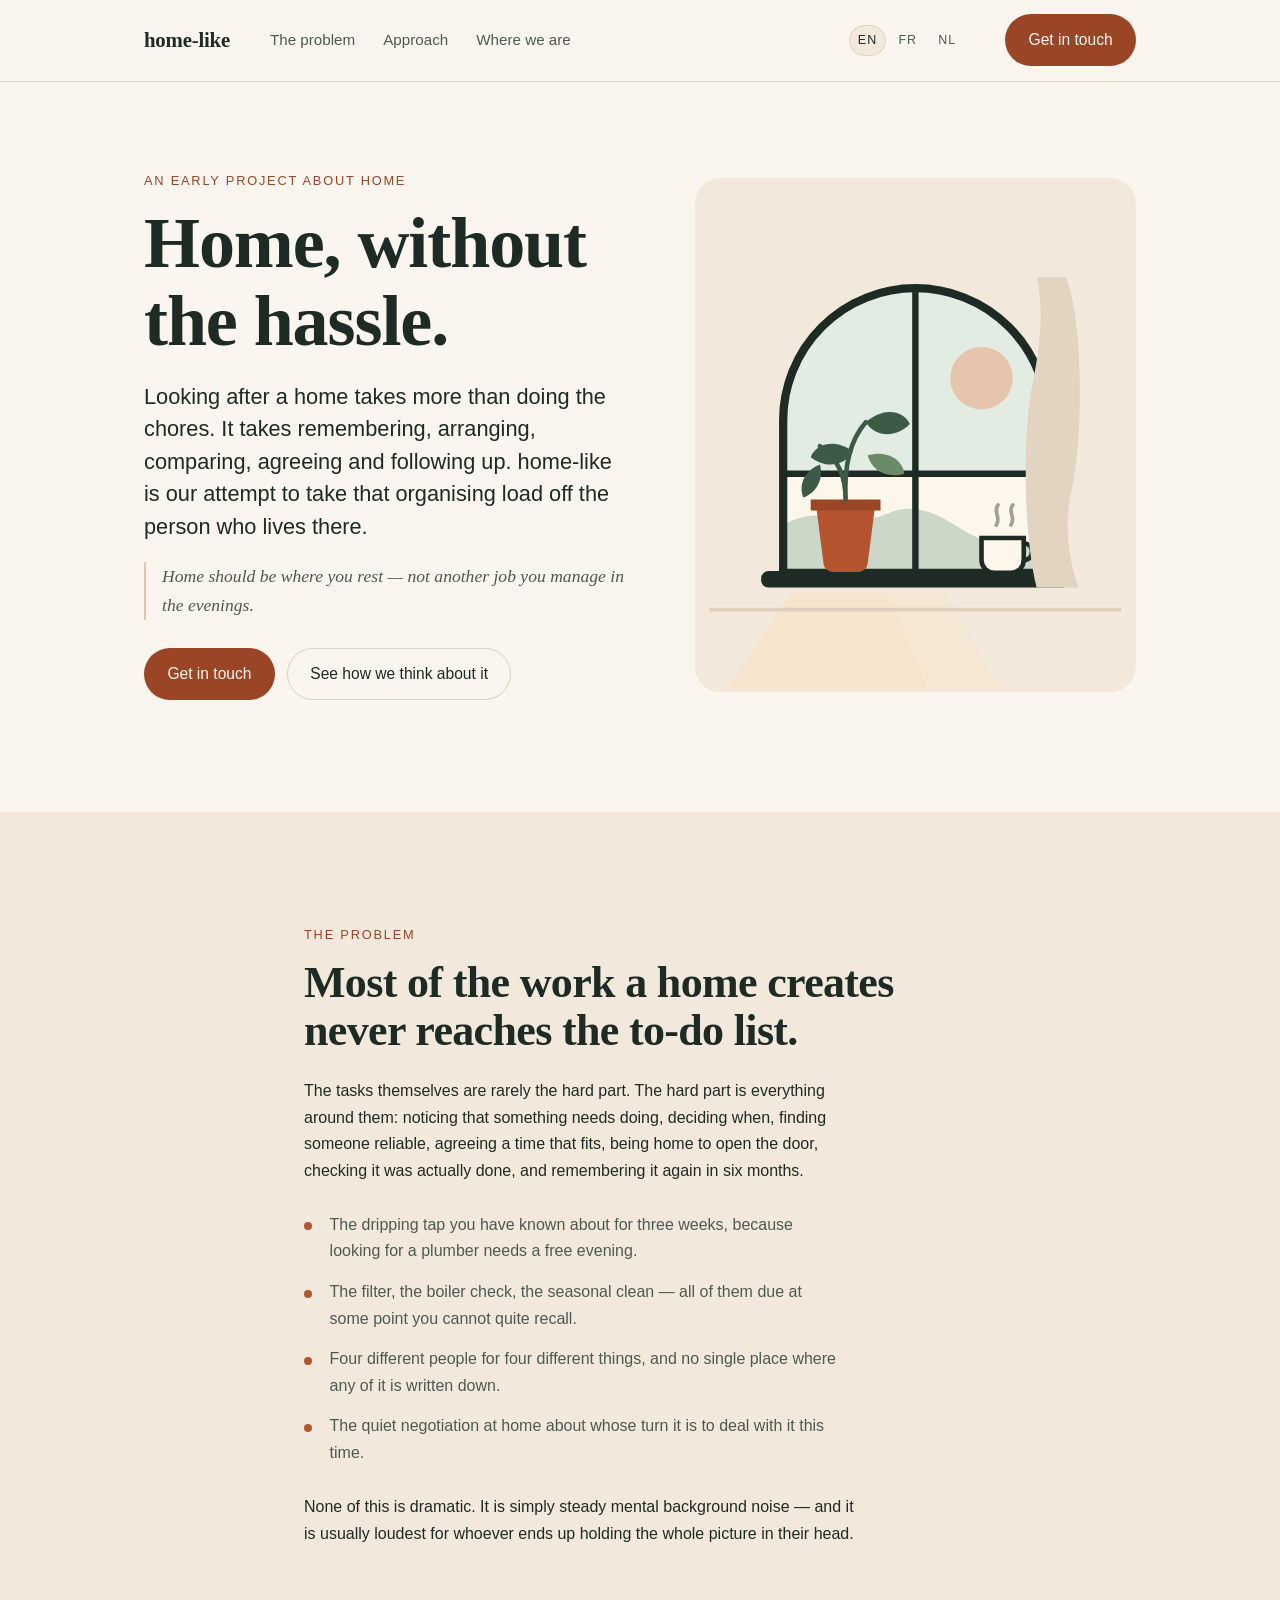
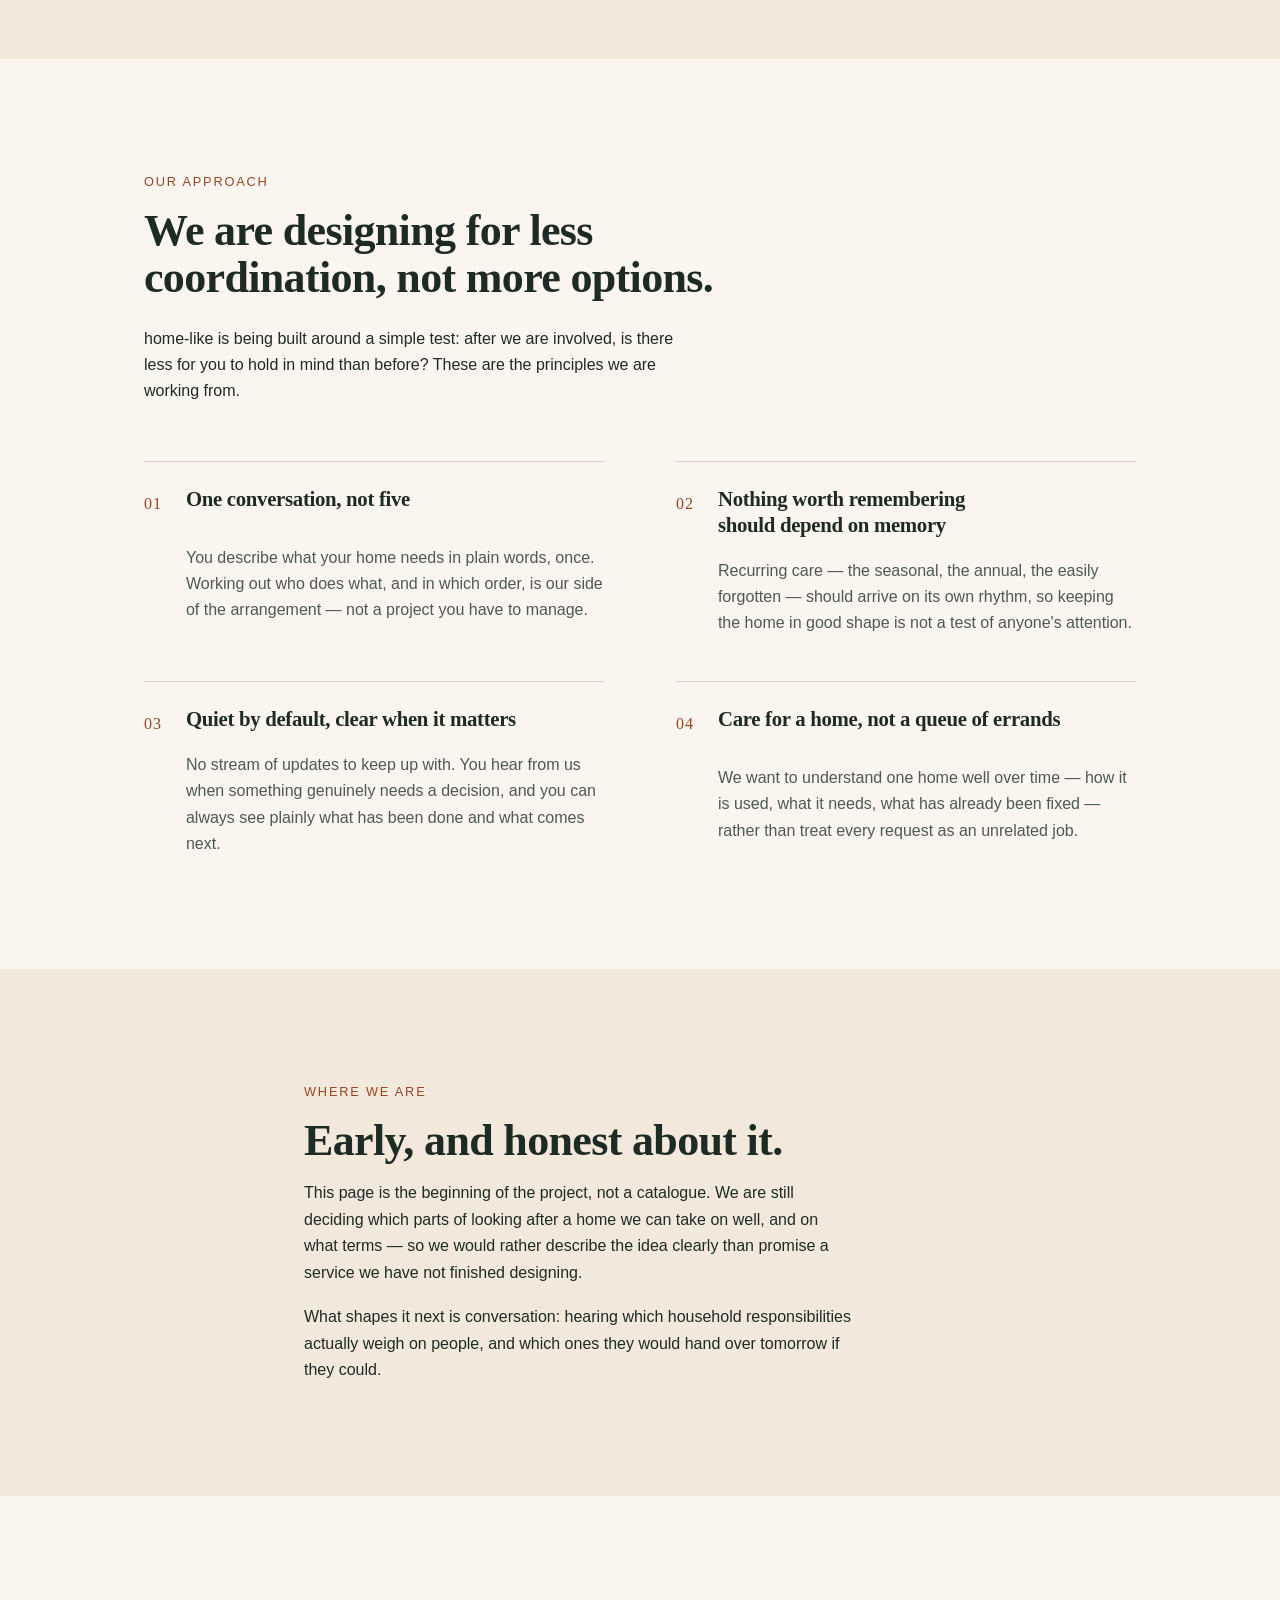
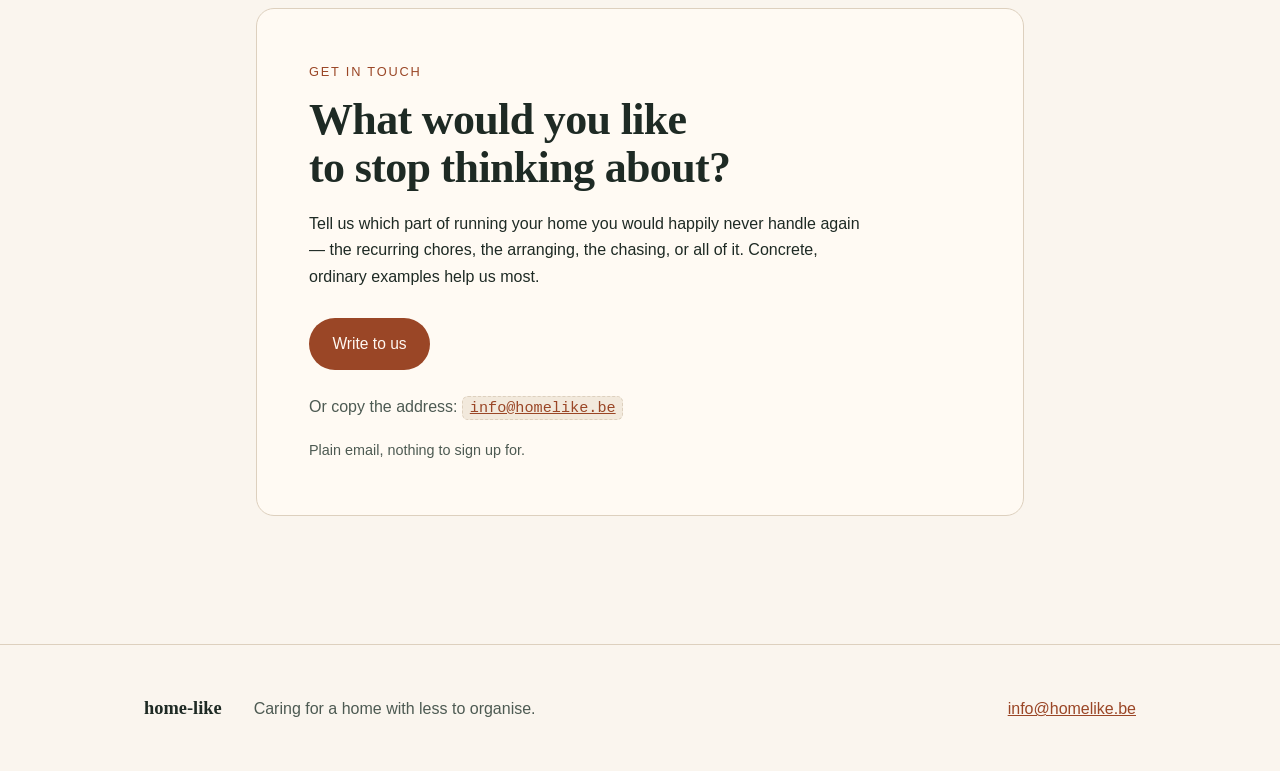
<file: index.html>
<!doctype html>
<html lang="en">
<head>
<meta charset="utf-8">
<meta name="viewport" content="width=device-width, initial-scale=1">
<title>home-like — home, without the hassle</title>
<meta name="description" content="home-like is an early project about caring for a home with far less organising: fewer things to remember, arrange and chase, and a home that feels calm again.">
<meta name="color-scheme" content="light">

<!-- Optional: sends first-time visitors to /fr/ or /nl/ if their browser prefers it.
     Delete this line to always show English. The page works fine without it. -->
<script src="assets/lang-redirect.js"></script>

<meta property="og:type" content="website">
<meta property="og:site_name" content="home-like">
<meta property="og:title" content="home-like — home, without the hassle">
<meta property="og:description" content="An early project about caring for a home with far less organising: fewer things to remember, arrange and chase.">
<meta property="og:url" content="https://homelike.be/">
<meta property="og:image" content="https://homelike.be/assets/og-image.png">
<meta property="og:locale" content="en_GB">
<meta property="og:locale:alternate" content="fr_BE">
<meta property="og:locale:alternate" content="nl_BE">
<meta name="twitter:card" content="summary_large_image">

<link rel="canonical" href="https://homelike.be/">
<link rel="alternate" hreflang="en" href="https://homelike.be/">
<link rel="alternate" hreflang="fr" href="https://homelike.be/fr/">
<link rel="alternate" hreflang="nl" href="https://homelike.be/nl/">
<link rel="alternate" hreflang="x-default" href="https://homelike.be/">
<link rel="icon" href="assets/favicon.svg" type="image/svg+xml">
<link rel="stylesheet" href="assets/styles.css">
</head>
<body>
<a class="skip-link" href="#main">Skip to content</a>

<header class="site-header">
  <div class="shell header-inner">
    <a class="logo" href="#top" id="top">home&#8209;like</a>
    <nav class="site-nav" aria-label="Sections">
      <a href="#problem">The problem</a>
      <a href="#approach">Approach</a>
      <a href="#status">Where we are</a>
    </nav>
    <nav class="lang" aria-label="Language">
      <a lang="en" hreflang="en" href="./" aria-current="page">EN</a>
      <a lang="fr" hreflang="fr" href="fr/">FR</a>
      <a lang="nl" hreflang="nl" href="nl/">NL</a>
    </nav>
    <a class="button button--solid header-cta" href="#contact">Get in touch</a>
  </div>
</header>

<main id="main">

  <section class="hero">
    <div class="shell hero-inner">
      <div class="hero-copy">
        <p class="eyebrow">An early project about home</p>
        <h1>Home, without the hassle.</h1>
        <p class="lead">
          Looking after a home takes more than doing the chores. It takes remembering,
          arranging, comparing, agreeing and following up. home&#8209;like is our attempt to
          take that organising load off the person who lives there.
        </p>
        <p class="hero-note">
          Home should be where you rest — not another job you manage in the evenings.
        </p>
        <div class="actions">
          <a class="button button--solid" href="#contact">Get in touch</a>
          <a class="button button--ghost" href="#approach">See how we think about it</a>
        </div>
      </div>

      <div class="hero-art">
        <!-- Original illustration: a quiet window, afternoon light, a plant on the sill. -->
        <svg class="illustration" viewBox="0 0 480 560" role="img" aria-labelledby="art-title art-desc">
          <title id="art-title">A sunlit window with a plant on the sill</title>
          <desc id="art-desc">A calm room interior: an arched window letting in afternoon light, a potted plant and a mug on the windowsill, a soft curtain to one side.</desc>

          <rect class="il-wall" x="0" y="0" width="480" height="560" rx="28"/>

          <!-- light on the floor -->
          <path class="il-light" d="M104 452 L36 556 L252 556 L208 452 Z"/>
          <path class="il-light il-light--soft" d="M208 452 L252 556 L332 556 L272 452 Z"/>

          <!-- window -->
          <path class="il-glass" d="M96 264a144 144 0 0 1 288 0v166H96z"/>
          <path class="il-sky" d="M96 264a144 144 0 0 1 288 0v58H96z"/>
          <circle class="il-sun" cx="312" cy="218" r="34"/>
          <path class="il-hill" d="M96 430v-52c46-26 74 6 112-12s70 10 92 22 46 14 84 6v36z"/>

          <path class="il-frame" d="M96 264a144 144 0 0 1 288 0v166H96z"/>
          <path class="il-bar" d="M240 122v308M100 322h280"/>

          <!-- sill -->
          <rect class="il-sill" x="72" y="428" width="336" height="18" rx="8"/>

          <!-- plant, standing on the sill -->
          <g transform="translate(0 -70)">
            <path class="il-pot" d="M132 428h64l-8 62a10 10 0 0 1-10 9h-28a10 10 0 0 1-10-9z"/>
            <path class="il-pot-rim" d="M126 420h76v12h-76z"/>
            <path class="il-stem" d="M164 420c-2-40 6-66 22-84M164 420c0-28-10-46-28-58"/>
            <path class="il-leaf" d="M186 336c18-16 40-14 48 2-16 16-38 14-48-2z"/>
            <path class="il-leaf" d="M172 368c-18-14-40-10-46 6 18 14 38 8 46-6z"/>
            <path class="il-leaf il-leaf--accent" d="M188 372c20-6 38 4 40 20-20 6-36-4-40-20z"/>
            <path class="il-leaf" d="M136 382c-16 6-24 22-18 36 16-6 22-22 18-36z"/>
          </g>

          <!-- mug -->
          <path class="il-mug" d="M312 392h46v24a14 14 0 0 1-14 14h-18a14 14 0 0 1-14-14z"/>
          <path class="il-mug-handle" d="M358 398c12 0 12 18 0 18"/>
          <path class="il-steam" d="M328 378c6-8-4-14 2-22M344 378c6-8-4-14 2-22"/>

          <!-- curtain -->
          <path class="il-curtain" d="M404 108c18 44 20 168 6 232-8 36-4 74 8 106h-46c-14-56-16-168-4-224 8-40 12-80 4-114z"/>

          <!-- floor line -->
          <path class="il-floor" d="M16 470h448"/>
        </svg>
      </div>
    </div>
  </section>

  <section class="section section--problem" id="problem">
    <div class="shell narrow">
      <p class="eyebrow">The problem</p>
      <h2>Most of the work a home creates never reaches the to&#8209;do list.</h2>
      <p>
        The tasks themselves are rarely the hard part. The hard part is everything around them:
        noticing that something needs doing, deciding when, finding someone reliable, agreeing a
        time that fits, being home to open the door, checking it was actually done, and remembering
        it again in six months.
      </p>
      <ul class="beats">
        <li>The dripping tap you have known about for three weeks, because looking for a plumber needs a free evening.</li>
        <li>The filter, the boiler check, the seasonal clean — all of them due at some point you cannot quite recall.</li>
        <li>Four different people for four different things, and no single place where any of it is written down.</li>
        <li>The quiet negotiation at home about whose turn it is to deal with it this time.</li>
      </ul>
      <p>
        None of this is dramatic. It is simply steady mental background noise — and it is usually
        loudest for whoever ends up holding the whole picture in their head.
      </p>
    </div>
  </section>

  <section class="section section--approach" id="approach">
    <div class="shell">
      <div class="section-head narrow">
        <p class="eyebrow">Our approach</p>
        <h2>We are designing for less coordination, not more options.</h2>
        <p>
          home&#8209;like is being built around a simple test: after we are involved, is there less
          for you to hold in mind than before? These are the principles we are working from.
        </p>
      </div>

      <ol class="principles">
        <li>
          <span class="principle-no" aria-hidden="true">01</span>
          <h3>One conversation, not five</h3>
          <p>
            You describe what your home needs in plain words, once. Working out who does what, and
            in which order, is our side of the arrangement — not a project you have to manage.
          </p>
        </li>
        <li>
          <span class="principle-no" aria-hidden="true">02</span>
          <h3>Nothing worth remembering should depend on memory</h3>
          <p>
            Recurring care — the seasonal, the annual, the easily forgotten — should arrive on its
            own rhythm, so keeping the home in good shape is not a test of anyone's attention.
          </p>
        </li>
        <li>
          <span class="principle-no" aria-hidden="true">03</span>
          <h3>Quiet by default, clear when it matters</h3>
          <p>
            No stream of updates to keep up with. You hear from us when something genuinely needs a
            decision, and you can always see plainly what has been done and what comes next.
          </p>
        </li>
        <li>
          <span class="principle-no" aria-hidden="true">04</span>
          <h3>Care for a home, not a queue of errands</h3>
          <p>
            We want to understand one home well over time — how it is used, what it needs, what has
            already been fixed — rather than treat every request as an unrelated job.
          </p>
        </li>
      </ol>
    </div>
  </section>

  <section class="section section--status" id="status">
    <div class="shell narrow">
      <p class="eyebrow">Where we are</p>
      <h2>Early, and honest about it.</h2>
      <p>
        This page is the beginning of the project, not a catalogue. We are still deciding which
        parts of looking after a home we can take on well, and on what terms — so we would rather
        describe the idea clearly than promise a service we have not finished designing.
      </p>
      <p>
        What shapes it next is conversation: hearing which household responsibilities actually weigh
        on people, and which ones they would hand over tomorrow if they could.
      </p>
    </div>
  </section>

  <section class="section section--contact" id="contact">
    <div class="shell narrow contact-card">
      <p class="eyebrow">Get in touch</p>
      <h2>What would you like to stop thinking about?</h2>
      <p>
        Tell us which part of running your home you would happily never handle again — the recurring
        chores, the arranging, the chasing, or all of it. Concrete, ordinary examples help us most.
      </p>

      <p class="actions">
        <a class="button button--solid" href="mailto:info@homelike.be?subject=Hello%20home-like">Write to us</a>
      </p>
      <p class="contact-direct">
        Or copy the address: <a class="email" href="mailto:info@homelike.be?subject=Hello%20home-like">info@homelike.be</a>
      </p>
      <p class="contact-small">Plain email, nothing to sign up for.</p>
    </div>
  </section>

</main>

<footer class="site-footer">
  <div class="shell footer-inner">
    <p class="footer-brand">home&#8209;like</p>
    <p class="footer-line">Caring for a home with less to organise.</p>
    <p class="footer-contact"><a href="mailto:info@homelike.be?subject=Hello%20home-like">info@homelike.be</a></p>
  </div>
</footer>

</body>
</html>
</file>
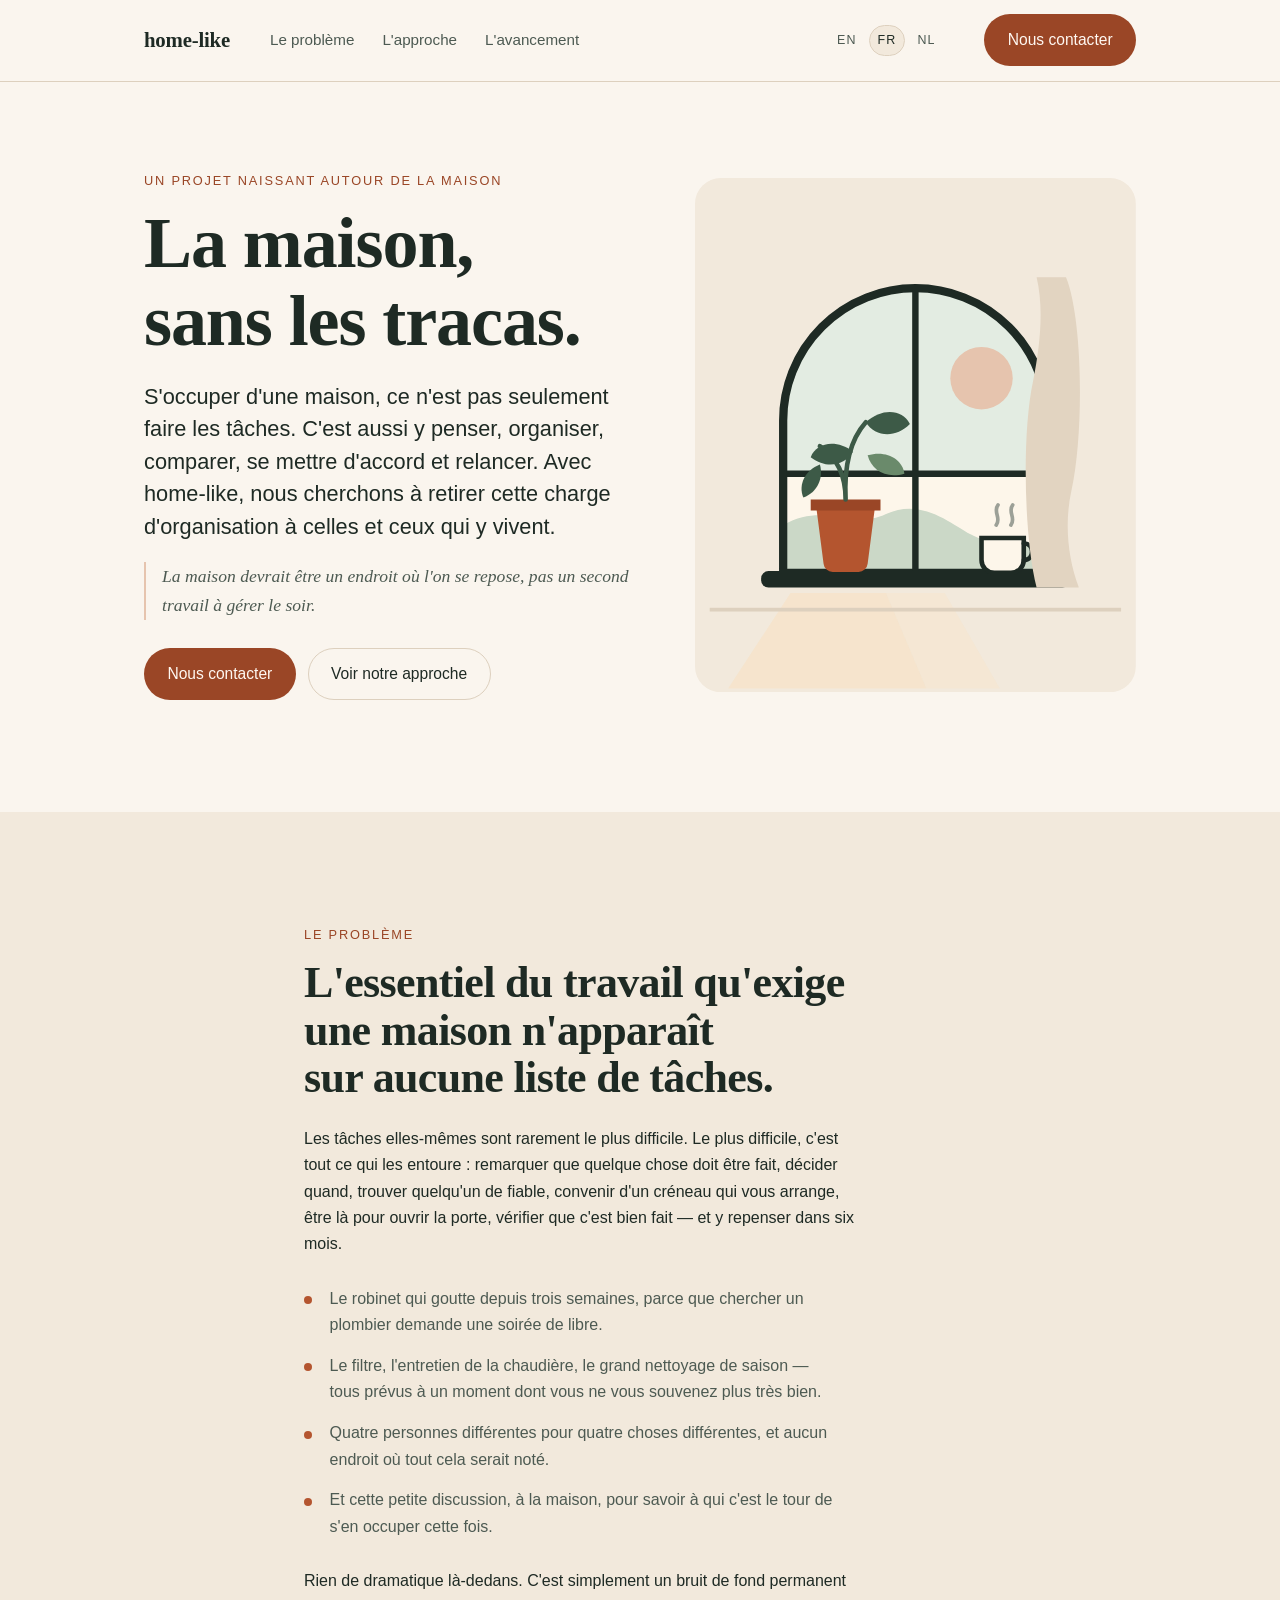
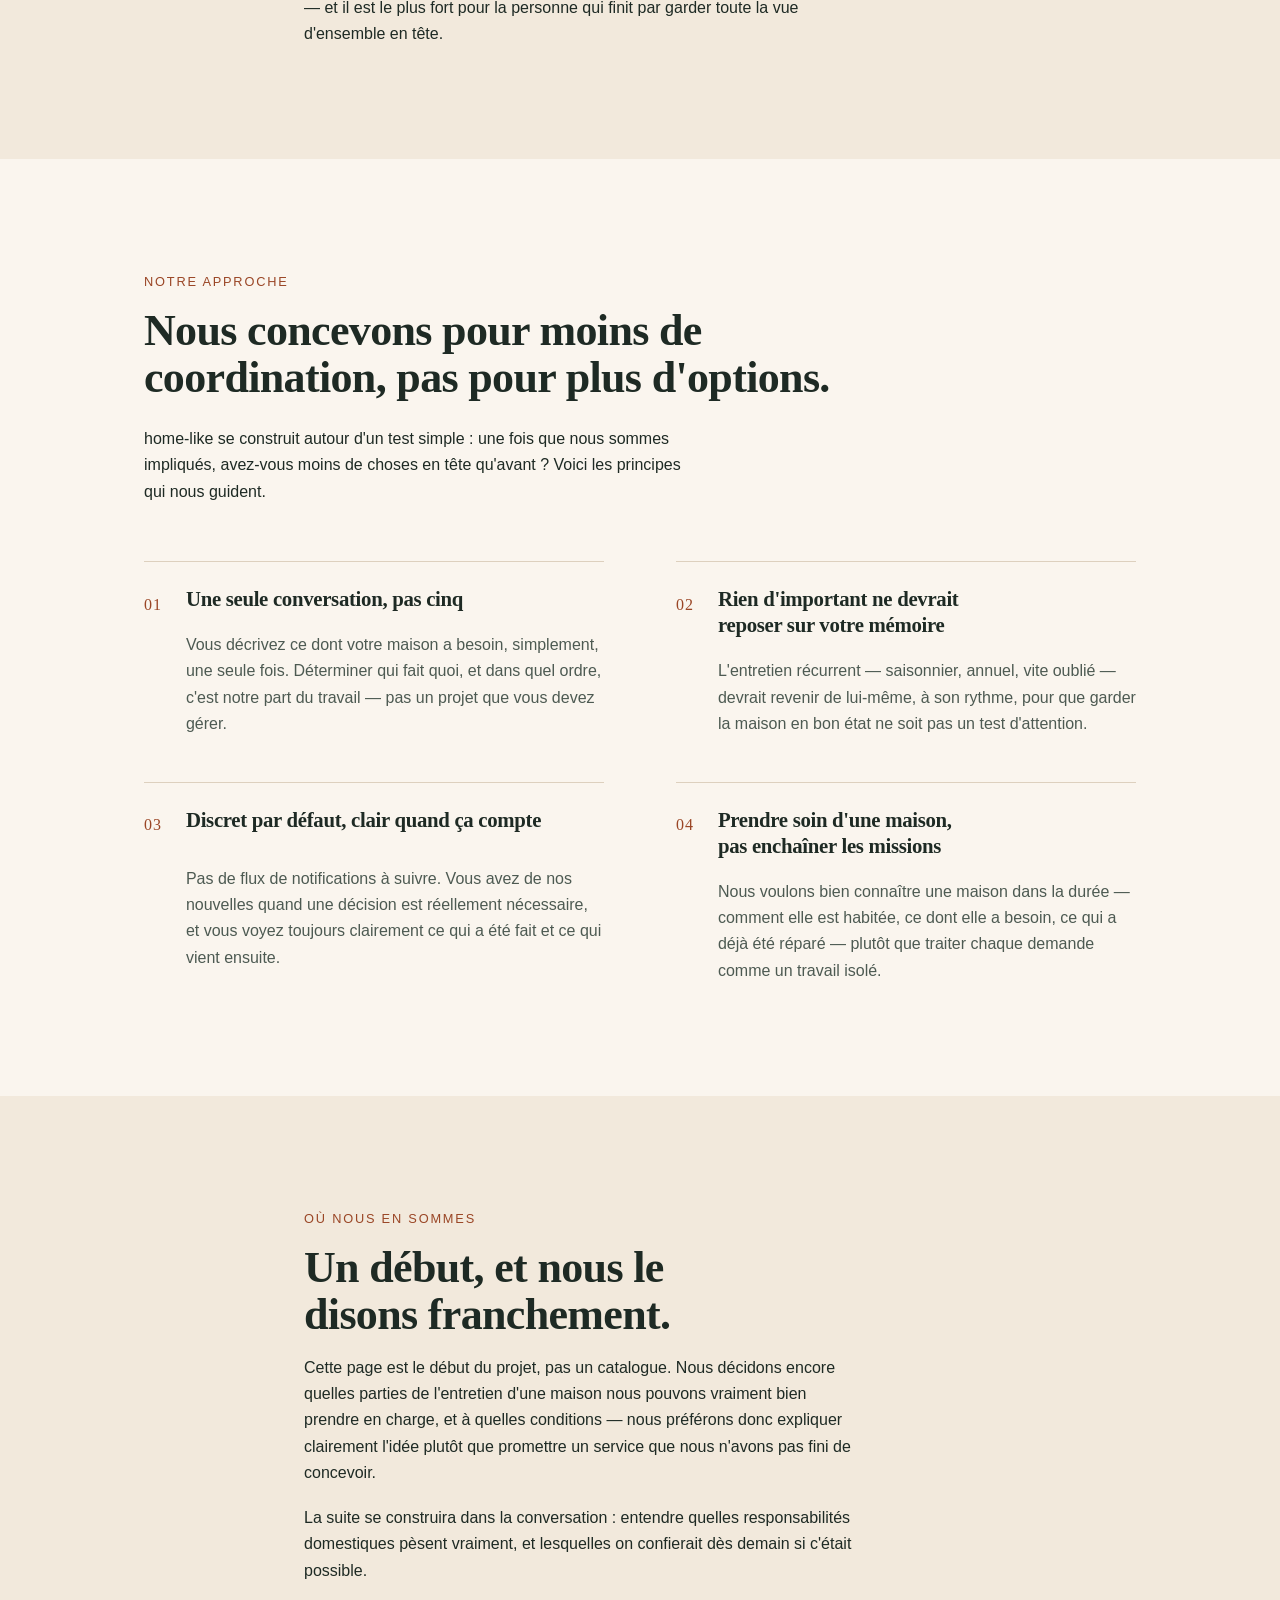
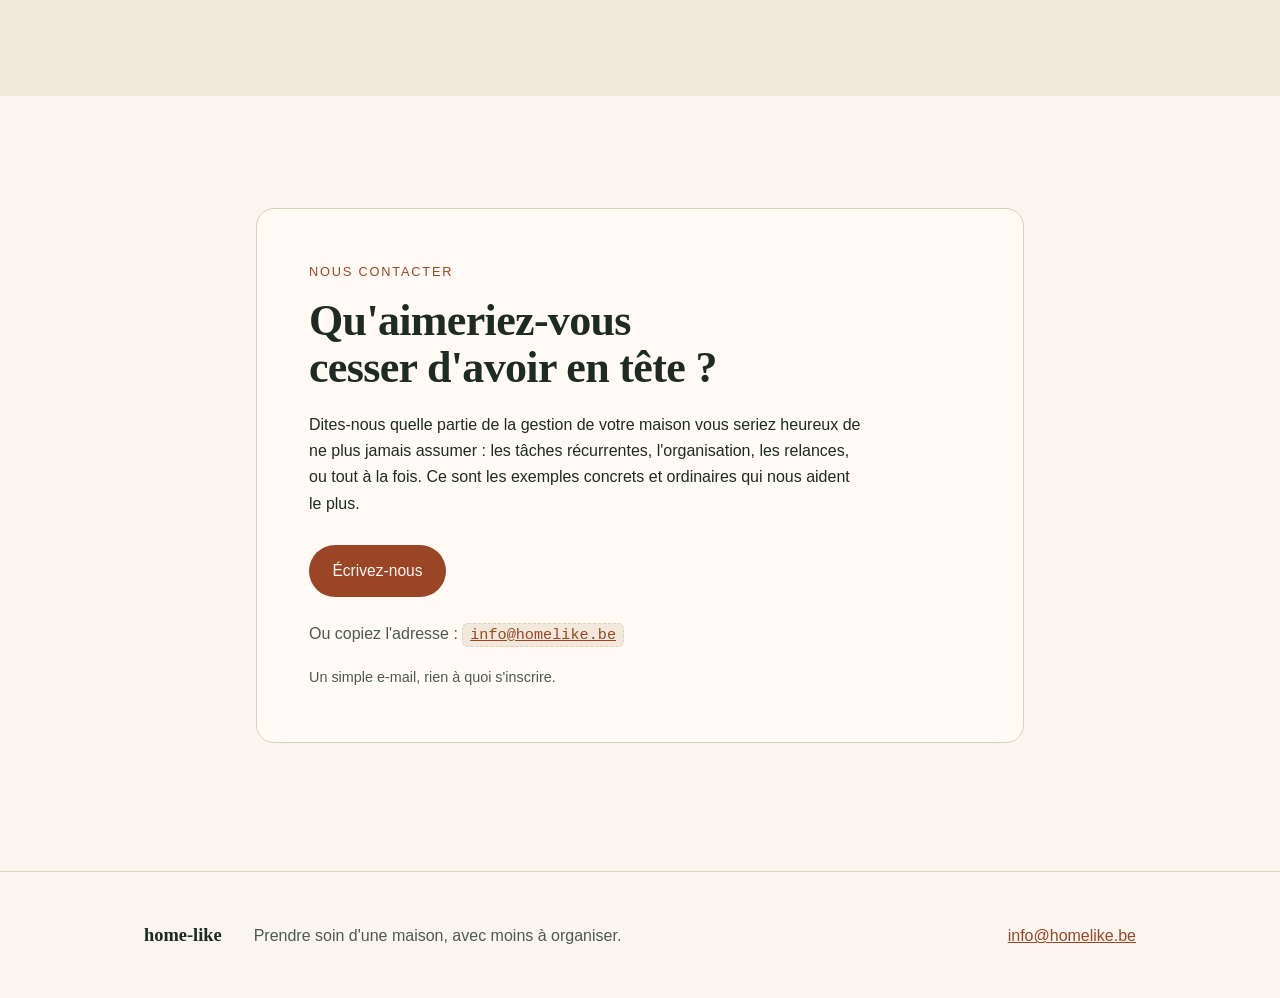
<file: fr/index.html>
<!doctype html>
<html lang="fr">
<head>
<meta charset="utf-8">
<meta name="viewport" content="width=device-width, initial-scale=1">
<title>home-like — la maison, sans les tracas</title>
<meta name="description" content="home-like est un projet naissant : s'occuper d'une maison avec beaucoup moins d'organisation — moins de choses à retenir, à organiser et à relancer.">
<meta name="color-scheme" content="light">

<meta property="og:type" content="website">
<meta property="og:site_name" content="home-like">
<meta property="og:title" content="home-like — la maison, sans les tracas">
<meta property="og:description" content="Un projet naissant : s'occuper d'une maison avec beaucoup moins d'organisation — moins de choses à retenir, à organiser et à relancer.">
<meta property="og:url" content="https://homelike.be/fr/">
<meta property="og:image" content="https://homelike.be/assets/og-image-fr.png">
<meta property="og:locale" content="fr_BE">
<meta property="og:locale:alternate" content="en_GB">
<meta property="og:locale:alternate" content="nl_BE">
<meta name="twitter:card" content="summary_large_image">

<link rel="canonical" href="https://homelike.be/fr/">
<link rel="alternate" hreflang="en" href="https://homelike.be/">
<link rel="alternate" hreflang="fr" href="https://homelike.be/fr/">
<link rel="alternate" hreflang="nl" href="https://homelike.be/nl/">
<link rel="alternate" hreflang="x-default" href="https://homelike.be/">
<link rel="icon" href="../assets/favicon.svg" type="image/svg+xml">
<link rel="stylesheet" href="../assets/styles.css">
</head>
<body>
<a class="skip-link" href="#main">Aller au contenu</a>

<header class="site-header">
  <div class="shell header-inner">
    <a class="logo" href="#top" id="top">home&#8209;like</a>
    <nav class="site-nav" aria-label="Sections">
      <a href="#problem">Le problème</a>
      <a href="#approach">L'approche</a>
      <a href="#status">L'avancement</a>
    </nav>
    <nav class="lang" aria-label="Langue">
      <a lang="en" hreflang="en" href="../?lang=en">EN</a>
      <a lang="fr" hreflang="fr" href="./" aria-current="page">FR</a>
      <a lang="nl" hreflang="nl" href="../nl/">NL</a>
    </nav>
    <a class="button button--solid header-cta" href="#contact">Nous contacter</a>
  </div>
</header>

<main id="main">

  <section class="hero">
    <div class="shell hero-inner">
      <div class="hero-copy">
        <p class="eyebrow">Un projet naissant autour de la maison</p>
        <h1>La maison, sans les tracas.</h1>
        <p class="lead">
          S'occuper d'une maison, ce n'est pas seulement faire les tâches. C'est aussi y penser,
          organiser, comparer, se mettre d'accord et relancer. Avec home&#8209;like, nous cherchons à
          retirer cette charge d'organisation à celles et ceux qui y vivent.
        </p>
        <p class="hero-note">
          La maison devrait être un endroit où l'on se repose, pas un second travail à gérer le soir.
        </p>
        <div class="actions">
          <a class="button button--solid" href="#contact">Nous contacter</a>
          <a class="button button--ghost" href="#approach">Voir notre approche</a>
        </div>
      </div>

      <div class="hero-art">
        <!-- Original illustration: a quiet window, afternoon light, a plant on the sill. -->
        <svg class="illustration" viewBox="0 0 480 560" role="img" aria-labelledby="art-title art-desc">
          <title id="art-title">Une fenêtre ensoleillée avec une plante sur le rebord</title>
          <desc id="art-desc">Un intérieur paisible : une fenêtre cintrée qui laisse entrer la lumière de l'après-midi, une plante en pot et une tasse sur le rebord, un rideau souple sur le côté.</desc>

          <rect class="il-wall" x="0" y="0" width="480" height="560" rx="28"/>

          <!-- light on the floor -->
          <path class="il-light" d="M104 452 L36 556 L252 556 L208 452 Z"/>
          <path class="il-light il-light--soft" d="M208 452 L252 556 L332 556 L272 452 Z"/>

          <!-- window -->
          <path class="il-glass" d="M96 264a144 144 0 0 1 288 0v166H96z"/>
          <path class="il-sky" d="M96 264a144 144 0 0 1 288 0v58H96z"/>
          <circle class="il-sun" cx="312" cy="218" r="34"/>
          <path class="il-hill" d="M96 430v-52c46-26 74 6 112-12s70 10 92 22 46 14 84 6v36z"/>

          <path class="il-frame" d="M96 264a144 144 0 0 1 288 0v166H96z"/>
          <path class="il-bar" d="M240 122v308M100 322h280"/>

          <!-- sill -->
          <rect class="il-sill" x="72" y="428" width="336" height="18" rx="8"/>

          <!-- plant, standing on the sill -->
          <g transform="translate(0 -70)">
            <path class="il-pot" d="M132 428h64l-8 62a10 10 0 0 1-10 9h-28a10 10 0 0 1-10-9z"/>
            <path class="il-pot-rim" d="M126 420h76v12h-76z"/>
            <path class="il-stem" d="M164 420c-2-40 6-66 22-84M164 420c0-28-10-46-28-58"/>
            <path class="il-leaf" d="M186 336c18-16 40-14 48 2-16 16-38 14-48-2z"/>
            <path class="il-leaf" d="M172 368c-18-14-40-10-46 6 18 14 38 8 46-6z"/>
            <path class="il-leaf il-leaf--accent" d="M188 372c20-6 38 4 40 20-20 6-36-4-40-20z"/>
            <path class="il-leaf" d="M136 382c-16 6-24 22-18 36 16-6 22-22 18-36z"/>
          </g>

          <!-- mug -->
          <path class="il-mug" d="M312 392h46v24a14 14 0 0 1-14 14h-18a14 14 0 0 1-14-14z"/>
          <path class="il-mug-handle" d="M358 398c12 0 12 18 0 18"/>
          <path class="il-steam" d="M328 378c6-8-4-14 2-22M344 378c6-8-4-14 2-22"/>

          <!-- curtain -->
          <path class="il-curtain" d="M404 108c18 44 20 168 6 232-8 36-4 74 8 106h-46c-14-56-16-168-4-224 8-40 12-80 4-114z"/>

          <!-- floor line -->
          <path class="il-floor" d="M16 470h448"/>
        </svg>
      </div>
    </div>
  </section>

  <section class="section section--problem" id="problem">
    <div class="shell narrow">
      <p class="eyebrow">Le problème</p>
      <h2>L'essentiel du travail qu'exige une maison n'apparaît sur aucune liste de tâches.</h2>
      <p>
        Les tâches elles-mêmes sont rarement le plus difficile. Le plus difficile, c'est tout ce qui
        les entoure : remarquer que quelque chose doit être fait, décider quand, trouver quelqu'un de
        fiable, convenir d'un créneau qui vous arrange, être là pour ouvrir la porte, vérifier que
        c'est bien fait — et y repenser dans six mois.
      </p>
      <ul class="beats">
        <li>Le robinet qui goutte depuis trois semaines, parce que chercher un plombier demande une soirée de libre.</li>
        <li>Le filtre, l'entretien de la chaudière, le grand nettoyage de saison — tous prévus à un moment dont vous ne vous souvenez plus très bien.</li>
        <li>Quatre personnes différentes pour quatre choses différentes, et aucun endroit où tout cela serait noté.</li>
        <li>Et cette petite discussion, à la maison, pour savoir à qui c'est le tour de s'en occuper cette fois.</li>
      </ul>
      <p>
        Rien de dramatique là-dedans. C'est simplement un bruit de fond permanent — et il est le plus
        fort pour la personne qui finit par garder toute la vue d'ensemble en tête.
      </p>
    </div>
  </section>

  <section class="section section--approach" id="approach">
    <div class="shell">
      <div class="section-head narrow">
        <p class="eyebrow">Notre approche</p>
        <h2>Nous concevons pour moins de coordination, pas pour plus d'options.</h2>
        <p>
          home&#8209;like se construit autour d'un test simple : une fois que nous sommes impliqués,
          avez-vous moins de choses en tête qu'avant ? Voici les principes qui nous guident.
        </p>
      </div>

      <ol class="principles">
        <li>
          <span class="principle-no" aria-hidden="true">01</span>
          <h3>Une seule conversation, pas cinq</h3>
          <p>
            Vous décrivez ce dont votre maison a besoin, simplement, une seule fois. Déterminer qui
            fait quoi, et dans quel ordre, c'est notre part du travail — pas un projet que vous
            devez gérer.
          </p>
        </li>
        <li>
          <span class="principle-no" aria-hidden="true">02</span>
          <h3>Rien d'important ne devrait reposer sur votre mémoire</h3>
          <p>
            L'entretien récurrent — saisonnier, annuel, vite oublié — devrait revenir de lui-même, à
            son rythme, pour que garder la maison en bon état ne soit pas un test d'attention.
          </p>
        </li>
        <li>
          <span class="principle-no" aria-hidden="true">03</span>
          <h3>Discret par défaut, clair quand ça compte</h3>
          <p>
            Pas de flux de notifications à suivre. Vous avez de nos nouvelles quand une décision est
            réellement nécessaire, et vous voyez toujours clairement ce qui a été fait et ce qui
            vient ensuite.
          </p>
        </li>
        <li>
          <span class="principle-no" aria-hidden="true">04</span>
          <h3>Prendre soin d'une maison, pas enchaîner les missions</h3>
          <p>
            Nous voulons bien connaître une maison dans la durée — comment elle est habitée, ce dont
            elle a besoin, ce qui a déjà été réparé — plutôt que traiter chaque demande comme un
            travail isolé.
          </p>
        </li>
      </ol>
    </div>
  </section>

  <section class="section section--status" id="status">
    <div class="shell narrow">
      <p class="eyebrow">Où nous en sommes</p>
      <h2>Un début, et nous le disons franchement.</h2>
      <p>
        Cette page est le début du projet, pas un catalogue. Nous décidons encore quelles parties de
        l'entretien d'une maison nous pouvons vraiment bien prendre en charge, et à quelles
        conditions — nous préférons donc expliquer clairement l'idée plutôt que promettre un service
        que nous n'avons pas fini de concevoir.
      </p>
      <p>
        La suite se construira dans la conversation : entendre quelles responsabilités domestiques
        pèsent vraiment, et lesquelles on confierait dès demain si c'était possible.
      </p>
    </div>
  </section>

  <section class="section section--contact" id="contact">
    <div class="shell narrow contact-card">
      <p class="eyebrow">Nous contacter</p>
      <h2>Qu'aimeriez-vous cesser d'avoir en tête ?</h2>
      <p>
        Dites-nous quelle partie de la gestion de votre maison vous seriez heureux de ne plus jamais
        assumer : les tâches récurrentes, l'organisation, les relances, ou tout à la fois. Ce sont
        les exemples concrets et ordinaires qui nous aident le plus.
      </p>

      <p class="actions">
        <a class="button button--solid" href="mailto:info@homelike.be?subject=Bonjour%20home-like">Écrivez-nous</a>
      </p>
      <p class="contact-direct">
        Ou copiez l'adresse : <a class="email" href="mailto:info@homelike.be?subject=Bonjour%20home-like">info@homelike.be</a>
      </p>
      <p class="contact-small">Un simple e-mail, rien à quoi s'inscrire.</p>
    </div>
  </section>

</main>

<footer class="site-footer">
  <div class="shell footer-inner">
    <p class="footer-brand">home&#8209;like</p>
    <p class="footer-line">Prendre soin d'une maison, avec moins à organiser.</p>
    <p class="footer-contact"><a href="mailto:info@homelike.be?subject=Bonjour%20home-like">info@homelike.be</a></p>
  </div>
</footer>

</body>
</html>
</file>
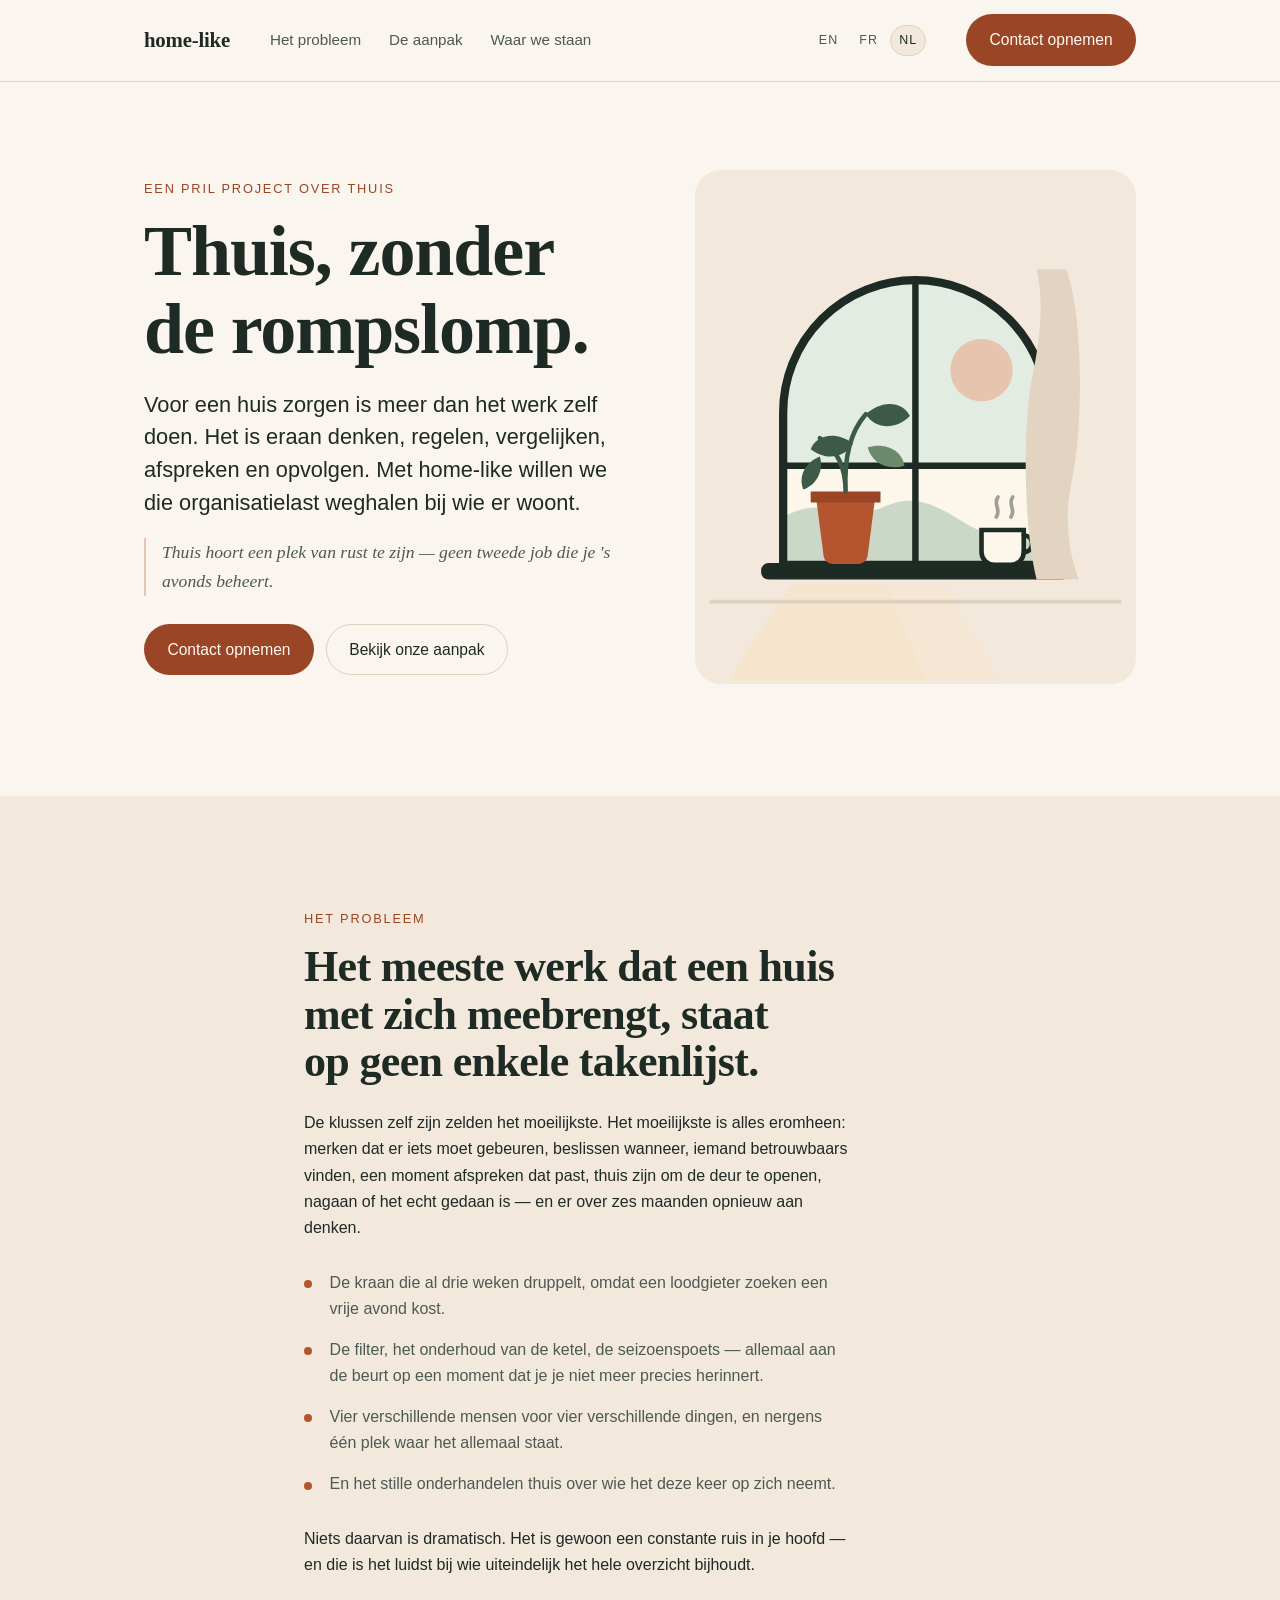
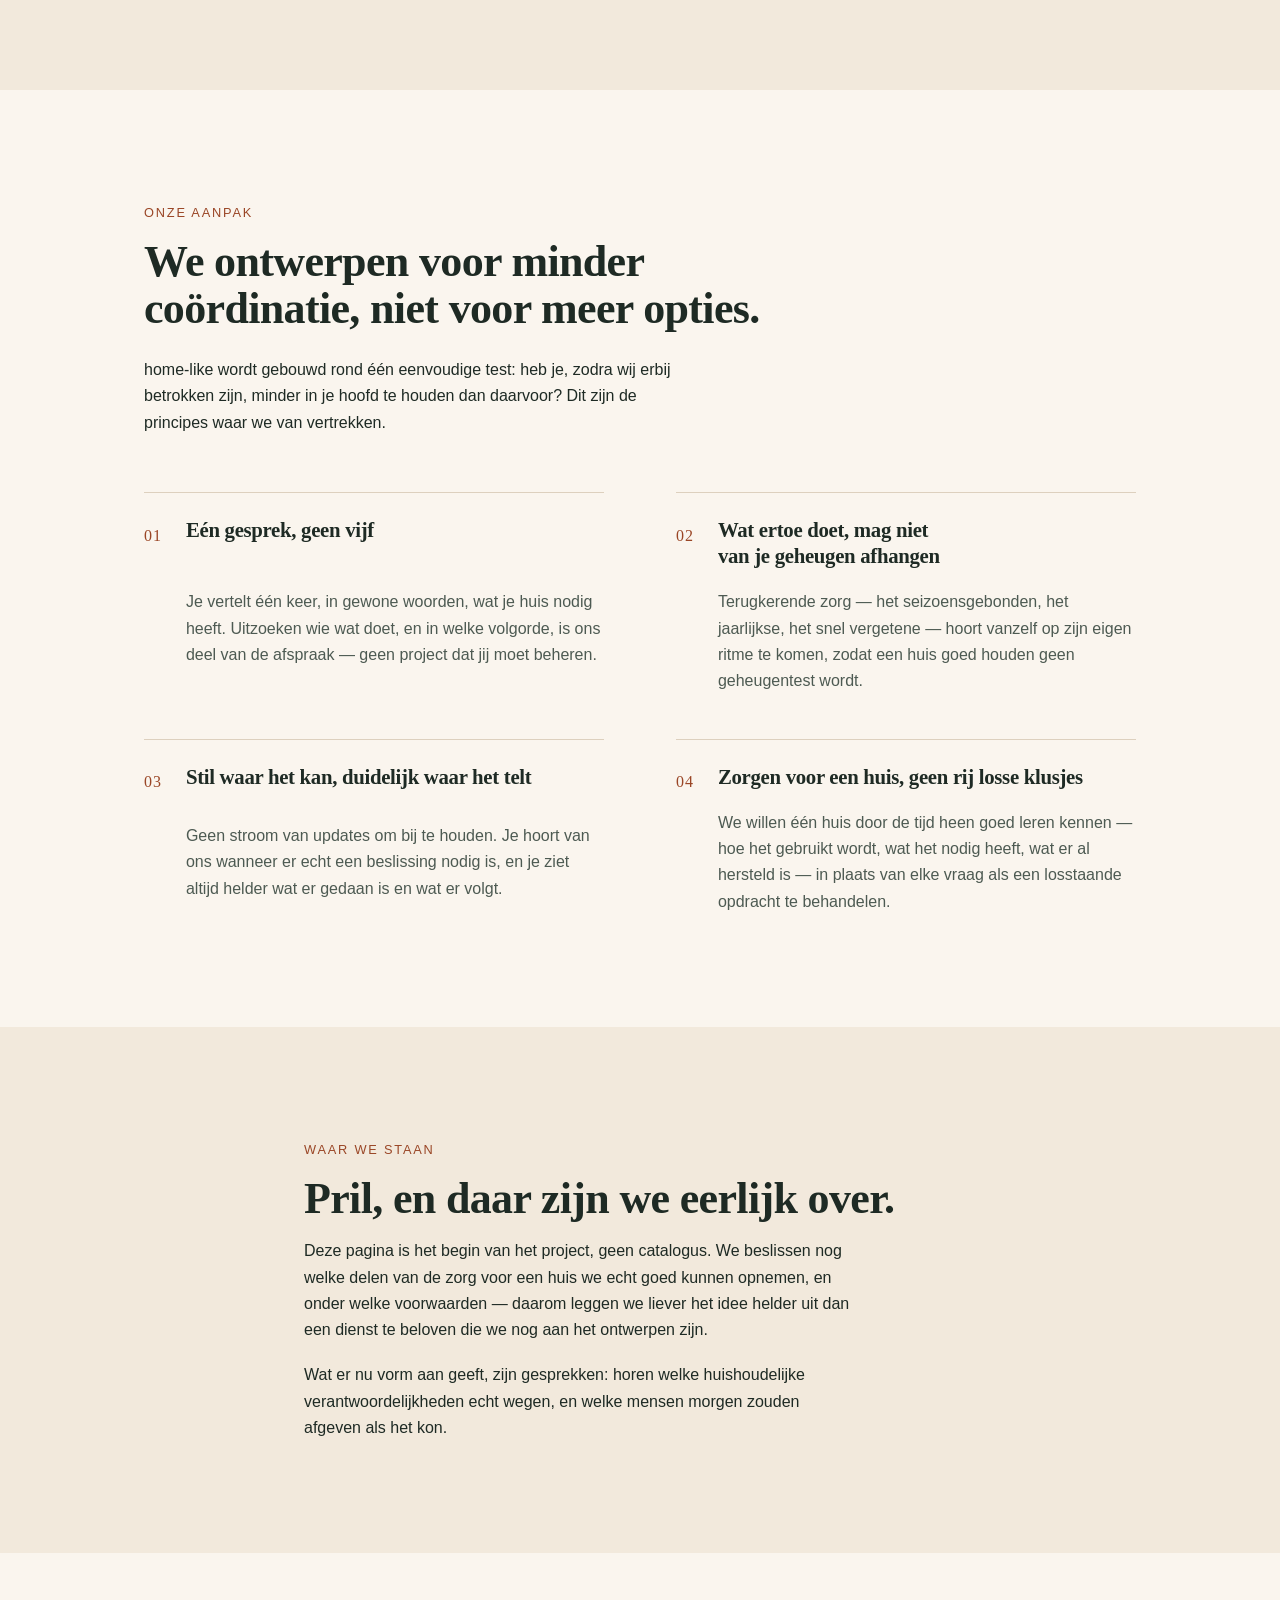
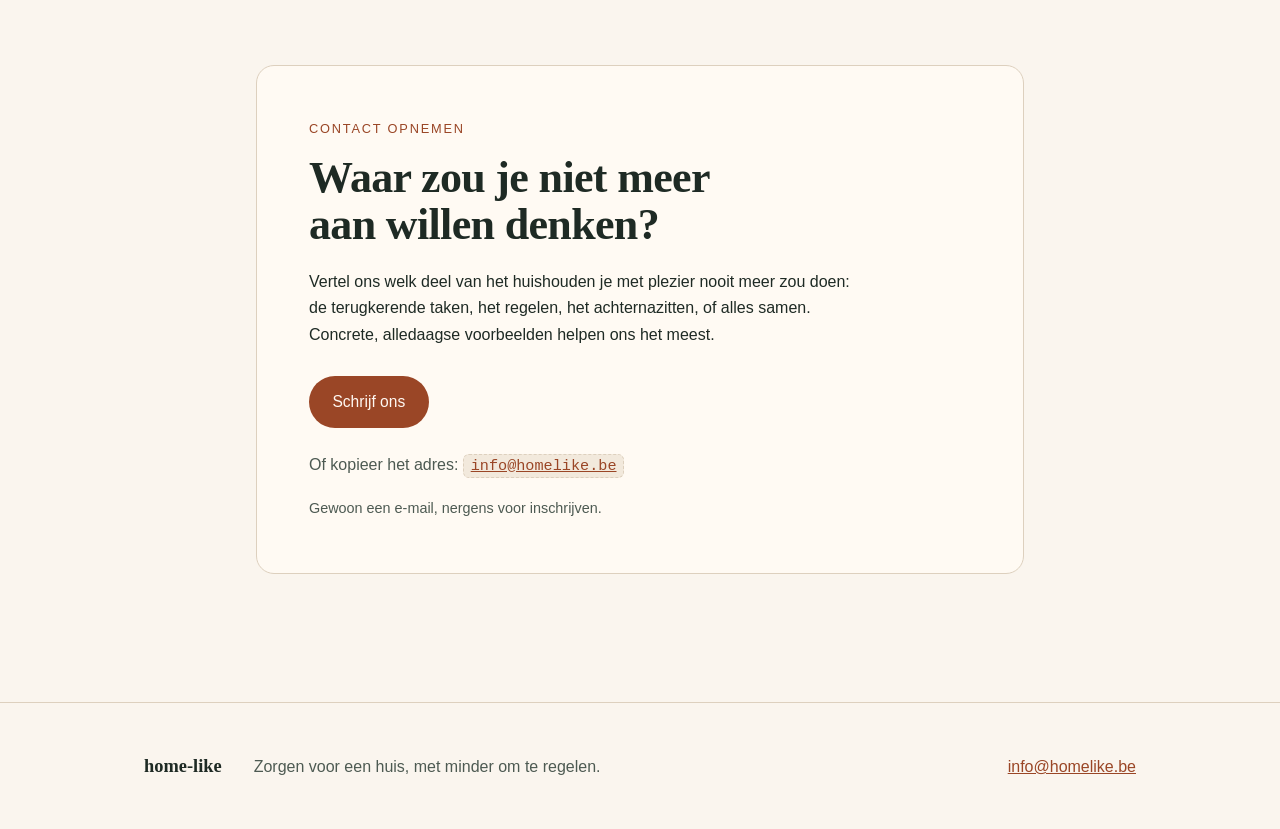
<file: nl/index.html>
<!doctype html>
<html lang="nl">
<head>
<meta charset="utf-8">
<meta name="viewport" content="width=device-width, initial-scale=1">
<title>home-like — thuis, zonder de rompslomp</title>
<meta name="description" content="home-like is een pril project: zorgen voor een huis met veel minder organisatie — minder dingen om te onthouden, te regelen en op te volgen.">
<meta name="color-scheme" content="light">

<meta property="og:type" content="website">
<meta property="og:site_name" content="home-like">
<meta property="og:title" content="home-like — thuis, zonder de rompslomp">
<meta property="og:description" content="Een pril project: zorgen voor een huis met veel minder organisatie — minder dingen om te onthouden, te regelen en op te volgen.">
<meta property="og:url" content="https://homelike.be/nl/">
<meta property="og:image" content="https://homelike.be/assets/og-image-nl.png">
<meta property="og:locale" content="nl_BE">
<meta property="og:locale:alternate" content="en_GB">
<meta property="og:locale:alternate" content="fr_BE">
<meta name="twitter:card" content="summary_large_image">

<link rel="canonical" href="https://homelike.be/nl/">
<link rel="alternate" hreflang="en" href="https://homelike.be/">
<link rel="alternate" hreflang="fr" href="https://homelike.be/fr/">
<link rel="alternate" hreflang="nl" href="https://homelike.be/nl/">
<link rel="alternate" hreflang="x-default" href="https://homelike.be/">
<link rel="icon" href="../assets/favicon.svg" type="image/svg+xml">
<link rel="stylesheet" href="../assets/styles.css">
</head>
<body>
<a class="skip-link" href="#main">Naar de inhoud</a>

<header class="site-header">
  <div class="shell header-inner">
    <a class="logo" href="#top" id="top">home&#8209;like</a>
    <nav class="site-nav" aria-label="Secties">
      <a href="#problem">Het probleem</a>
      <a href="#approach">De aanpak</a>
      <a href="#status">Waar we staan</a>
    </nav>
    <nav class="lang" aria-label="Taal">
      <a lang="en" hreflang="en" href="../?lang=en">EN</a>
      <a lang="fr" hreflang="fr" href="../fr/">FR</a>
      <a lang="nl" hreflang="nl" href="./" aria-current="page">NL</a>
    </nav>
    <a class="button button--solid header-cta" href="#contact">Contact opnemen</a>
  </div>
</header>

<main id="main">

  <section class="hero">
    <div class="shell hero-inner">
      <div class="hero-copy">
        <p class="eyebrow">Een pril project over thuis</p>
        <h1>Thuis, zonder de rompslomp.</h1>
        <p class="lead">
          Voor een huis zorgen is meer dan het werk zelf doen. Het is eraan denken, regelen,
          vergelijken, afspreken en opvolgen. Met home&#8209;like willen we die organisatielast
          weghalen bij wie er woont.
        </p>
        <p class="hero-note">
          Thuis hoort een plek van rust te zijn — geen tweede job die je 's avonds beheert.
        </p>
        <div class="actions">
          <a class="button button--solid" href="#contact">Contact opnemen</a>
          <a class="button button--ghost" href="#approach">Bekijk onze aanpak</a>
        </div>
      </div>

      <div class="hero-art">
        <!-- Original illustration: a quiet window, afternoon light, a plant on the sill. -->
        <svg class="illustration" viewBox="0 0 480 560" role="img" aria-labelledby="art-title art-desc">
          <title id="art-title">Een zonnig raam met een plant op de vensterbank</title>
          <desc id="art-desc">Een rustig interieur: een boogvormig raam dat namiddaglicht binnenlaat, een plant in pot en een tas op de vensterbank, een zacht gordijn aan de zijkant.</desc>

          <rect class="il-wall" x="0" y="0" width="480" height="560" rx="28"/>

          <!-- light on the floor -->
          <path class="il-light" d="M104 452 L36 556 L252 556 L208 452 Z"/>
          <path class="il-light il-light--soft" d="M208 452 L252 556 L332 556 L272 452 Z"/>

          <!-- window -->
          <path class="il-glass" d="M96 264a144 144 0 0 1 288 0v166H96z"/>
          <path class="il-sky" d="M96 264a144 144 0 0 1 288 0v58H96z"/>
          <circle class="il-sun" cx="312" cy="218" r="34"/>
          <path class="il-hill" d="M96 430v-52c46-26 74 6 112-12s70 10 92 22 46 14 84 6v36z"/>

          <path class="il-frame" d="M96 264a144 144 0 0 1 288 0v166H96z"/>
          <path class="il-bar" d="M240 122v308M100 322h280"/>

          <!-- sill -->
          <rect class="il-sill" x="72" y="428" width="336" height="18" rx="8"/>

          <!-- plant, standing on the sill -->
          <g transform="translate(0 -70)">
            <path class="il-pot" d="M132 428h64l-8 62a10 10 0 0 1-10 9h-28a10 10 0 0 1-10-9z"/>
            <path class="il-pot-rim" d="M126 420h76v12h-76z"/>
            <path class="il-stem" d="M164 420c-2-40 6-66 22-84M164 420c0-28-10-46-28-58"/>
            <path class="il-leaf" d="M186 336c18-16 40-14 48 2-16 16-38 14-48-2z"/>
            <path class="il-leaf" d="M172 368c-18-14-40-10-46 6 18 14 38 8 46-6z"/>
            <path class="il-leaf il-leaf--accent" d="M188 372c20-6 38 4 40 20-20 6-36-4-40-20z"/>
            <path class="il-leaf" d="M136 382c-16 6-24 22-18 36 16-6 22-22 18-36z"/>
          </g>

          <!-- mug -->
          <path class="il-mug" d="M312 392h46v24a14 14 0 0 1-14 14h-18a14 14 0 0 1-14-14z"/>
          <path class="il-mug-handle" d="M358 398c12 0 12 18 0 18"/>
          <path class="il-steam" d="M328 378c6-8-4-14 2-22M344 378c6-8-4-14 2-22"/>

          <!-- curtain -->
          <path class="il-curtain" d="M404 108c18 44 20 168 6 232-8 36-4 74 8 106h-46c-14-56-16-168-4-224 8-40 12-80 4-114z"/>

          <!-- floor line -->
          <path class="il-floor" d="M16 470h448"/>
        </svg>
      </div>
    </div>
  </section>

  <section class="section section--problem" id="problem">
    <div class="shell narrow">
      <p class="eyebrow">Het probleem</p>
      <h2>Het meeste werk dat een huis met zich meebrengt, staat op geen enkele takenlijst.</h2>
      <p>
        De klussen zelf zijn zelden het moeilijkste. Het moeilijkste is alles eromheen: merken dat
        er iets moet gebeuren, beslissen wanneer, iemand betrouwbaars vinden, een moment afspreken
        dat past, thuis zijn om de deur te openen, nagaan of het echt gedaan is — en er over zes
        maanden opnieuw aan denken.
      </p>
      <ul class="beats">
        <li>De kraan die al drie weken druppelt, omdat een loodgieter zoeken een vrije avond kost.</li>
        <li>De filter, het onderhoud van de ketel, de seizoenspoets — allemaal aan de beurt op een moment dat je je niet meer precies herinnert.</li>
        <li>Vier verschillende mensen voor vier verschillende dingen, en nergens één plek waar het allemaal staat.</li>
        <li>En het stille onderhandelen thuis over wie het deze keer op zich neemt.</li>
      </ul>
      <p>
        Niets daarvan is dramatisch. Het is gewoon een constante ruis in je hoofd — en die is het
        luidst bij wie uiteindelijk het hele overzicht bijhoudt.
      </p>
    </div>
  </section>

  <section class="section section--approach" id="approach">
    <div class="shell">
      <div class="section-head narrow">
        <p class="eyebrow">Onze aanpak</p>
        <h2>We ontwerpen voor minder coördinatie, niet voor meer opties.</h2>
        <p>
          home&#8209;like wordt gebouwd rond één eenvoudige test: heb je, zodra wij erbij betrokken
          zijn, minder in je hoofd te houden dan daarvoor? Dit zijn de principes waar we van
          vertrekken.
        </p>
      </div>

      <ol class="principles">
        <li>
          <span class="principle-no" aria-hidden="true">01</span>
          <h3>Eén gesprek, geen vijf</h3>
          <p>
            Je vertelt één keer, in gewone woorden, wat je huis nodig heeft. Uitzoeken wie wat doet,
            en in welke volgorde, is ons deel van de afspraak — geen project dat jij moet beheren.
          </p>
        </li>
        <li>
          <span class="principle-no" aria-hidden="true">02</span>
          <h3>Wat ertoe doet, mag niet van je geheugen afhangen</h3>
          <p>
            Terugkerende zorg — het seizoensgebonden, het jaarlijkse, het snel vergetene — hoort
            vanzelf op zijn eigen ritme te komen, zodat een huis goed houden geen geheugentest
            wordt.
          </p>
        </li>
        <li>
          <span class="principle-no" aria-hidden="true">03</span>
          <h3>Stil waar het kan, duidelijk waar het telt</h3>
          <p>
            Geen stroom van updates om bij te houden. Je hoort van ons wanneer er echt een
            beslissing nodig is, en je ziet altijd helder wat er gedaan is en wat er volgt.
          </p>
        </li>
        <li>
          <span class="principle-no" aria-hidden="true">04</span>
          <h3>Zorgen voor een huis, geen rij losse klusjes</h3>
          <p>
            We willen één huis door de tijd heen goed leren kennen — hoe het gebruikt wordt, wat het
            nodig heeft, wat er al hersteld is — in plaats van elke vraag als een losstaande
            opdracht te behandelen.
          </p>
        </li>
      </ol>
    </div>
  </section>

  <section class="section section--status" id="status">
    <div class="shell narrow">
      <p class="eyebrow">Waar we staan</p>
      <h2>Pril, en daar zijn we eerlijk over.</h2>
      <p>
        Deze pagina is het begin van het project, geen catalogus. We beslissen nog welke delen van
        de zorg voor een huis we echt goed kunnen opnemen, en onder welke voorwaarden — daarom
        leggen we liever het idee helder uit dan een dienst te beloven die we nog aan het ontwerpen
        zijn.
      </p>
      <p>
        Wat er nu vorm aan geeft, zijn gesprekken: horen welke huishoudelijke verantwoordelijkheden
        echt wegen, en welke mensen morgen zouden afgeven als het kon.
      </p>
    </div>
  </section>

  <section class="section section--contact" id="contact">
    <div class="shell narrow contact-card">
      <p class="eyebrow">Contact opnemen</p>
      <h2>Waar zou je niet meer aan willen denken?</h2>
      <p>
        Vertel ons welk deel van het huishouden je met plezier nooit meer zou doen: de terugkerende
        taken, het regelen, het achternazitten, of alles samen. Concrete, alledaagse voorbeelden
        helpen ons het meest.
      </p>

      <p class="actions">
        <a class="button button--solid" href="mailto:info@homelike.be?subject=Hallo%20home-like">Schrijf ons</a>
      </p>
      <p class="contact-direct">
        Of kopieer het adres: <a class="email" href="mailto:info@homelike.be?subject=Hallo%20home-like">info@homelike.be</a>
      </p>
      <p class="contact-small">Gewoon een e-mail, nergens voor inschrijven.</p>
    </div>
  </section>

</main>

<footer class="site-footer">
  <div class="shell footer-inner">
    <p class="footer-brand">home&#8209;like</p>
    <p class="footer-line">Zorgen voor een huis, met minder om te regelen.</p>
    <p class="footer-contact"><a href="mailto:info@homelike.be?subject=Hallo%20home-like">info@homelike.be</a></p>
  </div>
</footer>

</body>
</html>
</file>
<file: assets/styles.css>
/* home-like — single stylesheet. Colours, sizes and rhythm live in the variables below. */

:root {
  /* colour */
  --bg: #faf5ee;          /* milky page background */
  --bg-panel: #f2e9dc;    /* warm panel / illustration wall */
  --bg-card: #fffaf3;     /* raised surface */
  --ink: #1e2a24;         /* dark green, main text */
  --ink-soft: #4d5a52;    /* secondary text */
  --accent: #b4552f;      /* muted terracotta, for fills and shapes */
  --accent-ink: #9a4626;  /* darker terracotta, for text on light backgrounds */
  --accent-soft: #e6c4ae;
  --line: #ddd0be;

  /* type */
  --font-serif: "Iowan Old Style", "Palatino Linotype", Palatino, Georgia, ui-serif, serif;
  --font-sans: -apple-system, BlinkMacSystemFont, "Segoe UI", Roboto, "Helvetica Neue", Arial, sans-serif;
  --step-h1: clamp(2.5rem, 7vw, 4.5rem);
  --step-h2: clamp(1.75rem, 4vw, 2.75rem);
  --step-h3: clamp(1.125rem, 2vw, 1.3rem);
  --step-body: clamp(1rem, 1.2vw, 1.125rem);
  --step-lead: clamp(1.125rem, 1.7vw, 1.375rem);

  /* layout */
  --shell: 68rem;
  --shell-narrow: 42rem;
  --gutter: clamp(1.25rem, 5vw, 3rem);
  --section-y: clamp(3.5rem, 9vw, 7rem);
  --radius: 18px;
}

*, *::before, *::after { box-sizing: border-box; }

html { scroll-behavior: smooth; }

body {
  margin: 0;
  background: var(--bg);
  color: var(--ink);
  font-family: var(--font-sans);
  font-size: var(--step-body);
  line-height: 1.65;
  -webkit-text-size-adjust: 100%;
  overflow-x: hidden;
}

h1, h2, h3 {
  font-family: var(--font-serif);
  font-weight: 600;
  line-height: 1.08;
  letter-spacing: -0.015em;
  margin: 0 0 1rem;
  text-wrap: balance;
}
h1 { font-size: var(--step-h1); }
h2 { font-size: var(--step-h2); }
h3 { font-size: var(--step-h3); line-height: 1.25; }

p { margin: 0 0 1.15rem; max-width: 62ch; }
p:last-child { margin-bottom: 0; }

a { color: var(--accent-ink); }

:focus-visible {
  outline: 3px solid var(--accent-ink);
  outline-offset: 3px;
  border-radius: 4px;
}

.shell {
  width: 100%;
  max-width: var(--shell);
  margin-inline: auto;
  padding-inline: var(--gutter);
}
.narrow { max-width: calc(var(--shell-narrow) + var(--gutter) * 2); }

.eyebrow {
  font-size: 0.8rem;
  letter-spacing: 0.14em;
  text-transform: uppercase;
  color: var(--accent-ink);
  margin-bottom: 0.9rem;
}

.skip-link {
  position: absolute;
  left: -9999px;
  top: 0;
}
.skip-link:focus {
  left: 1rem;
  top: 1rem;
  z-index: 10;
  background: var(--bg-card);
  padding: 0.6rem 1rem;
  border-radius: 10px;
}

/* ---------- buttons ---------- */

.button {
  display: inline-block;
  font: inherit;
  font-size: 0.975rem;
  text-decoration: none;
  padding: 0.75rem 1.4rem;
  border-radius: 999px;
  border: 1px solid transparent;
  transition: background-color 0.18s ease, color 0.18s ease, border-color 0.18s ease;
}
.button--solid {
  background: var(--accent-ink);
  color: #fff8f2;
}
.button--solid:hover { background: #7f391e; }
.button--ghost {
  border-color: var(--line);
  color: var(--ink);
}
.button--ghost:hover { border-color: var(--ink); }

.actions {
  display: flex;
  flex-wrap: wrap;
  gap: 0.75rem;
  margin-top: 1.75rem;
}

/* ---------- header ---------- */

.site-header {
  background: var(--bg);
  border-bottom: 1px solid var(--line);
}
.header-inner {
  display: flex;
  align-items: center;
  gap: 0.7rem clamp(1rem, 4vw, 2.5rem);
  flex-wrap: wrap;
  padding-block: 0.8rem;
}
.logo {
  font-family: var(--font-serif);
  font-size: 1.3rem;
  font-weight: 600;
  letter-spacing: -0.01em;
  color: var(--ink);
  text-decoration: none;
}
.logo { margin-right: auto; }
.site-nav {
  display: flex;
  gap: clamp(0.9rem, 2.5vw, 1.75rem);
  flex-wrap: wrap;
  font-size: 0.95rem;
  /* on narrow screens the header stacks: logo + languages, links, then the CTA */
  order: 3;
  flex-basis: 100%;
}
.site-nav a {
  color: var(--ink-soft);
  text-decoration: none;
  padding-block: 0.2rem;
  border-bottom: 1px solid transparent;
}
.site-nav a:hover { color: var(--ink); border-bottom-color: var(--accent); }

/* language switcher: EN / FR / NL */
.lang {
  display: flex;
  align-items: center;
  gap: 0.2rem;
  /* shares the first row with the logo on narrow screens */
  order: 2;
  font-size: 0.78rem;
  letter-spacing: 0.08em;
}
.lang a {
  color: var(--ink-soft);
  text-decoration: none;
  padding: 0.25rem 0.5rem;
  border-radius: 999px;
  border: 1px solid transparent;
}
.lang a:hover { color: var(--ink); border-color: var(--line); }
.lang a[aria-current="page"] {
  color: var(--ink);
  background: var(--bg-panel);
  border-color: var(--line);
}

@media (min-width: 48rem) {
  .site-header {
    position: sticky;
    top: 0;
    z-index: 5;
    background: color-mix(in srgb, var(--bg) 88%, transparent);
  }
  @supports not (background: color-mix(in srgb, red, blue)) {
    .site-header { background: var(--bg); }
  }
  .header-inner { padding-block: 0.9rem; }
  .logo { margin-right: 0; }
  .site-nav { order: 0; flex-basis: auto; margin-right: auto; }
  .lang { order: 0; }
}

.header-cta {
  order: 4;
  flex-basis: 100%;
  text-align: center;
  padding: 0.6rem 1.1rem;
  font-size: 0.925rem;
}
@media (min-width: 48rem) {
  .header-cta {
    order: 0;
    flex-basis: auto;
    padding: 0.75rem 1.4rem;
    font-size: 0.975rem;
  }
}

/* ---------- hero ---------- */

.hero { padding-block: clamp(2.5rem, 7vw, 5.5rem) var(--section-y); }
.hero-inner {
  display: grid;
  gap: clamp(2rem, 5vw, 4rem);
  align-items: center;
}
.hero h1 { margin-bottom: 1.25rem; }
.lead {
  font-size: var(--step-lead);
  line-height: 1.5;
  color: var(--ink);
}
.hero-note {
  color: var(--ink-soft);
  border-left: 2px solid var(--accent-soft);
  padding-left: 1rem;
  font-style: italic;
  font-family: var(--font-serif);
  font-size: 1.1rem;
}
.hero-art { justify-self: center; width: 100%; max-width: 26rem; }
.illustration { display: block; width: 100%; height: auto; }

@media (min-width: 62rem) {
  .hero-inner { grid-template-columns: 1.05fr 0.95fr; }
  .hero-art { max-width: none; }
}

/* ---------- illustration palette ---------- */

.il-wall { fill: var(--bg-panel); }
.il-light { fill: #f7e3c8; opacity: 0.75; }
.il-light--soft { opacity: 0.4; }
.il-glass { fill: #fdf6ea; }
.il-sky { fill: #e3ece2; }
.il-sun { fill: var(--accent-soft); }
.il-hill { fill: #cbd8c7; }
.il-frame { fill: none; stroke: var(--ink); stroke-width: 9; }
.il-bar { fill: none; stroke: var(--ink); stroke-width: 7; }
.il-sill { fill: var(--ink); }
.il-pot { fill: var(--accent); }
.il-pot-rim { fill: var(--accent-ink); }
.il-stem { fill: none; stroke: #3d5a47; stroke-width: 5; stroke-linecap: round; }
.il-leaf { fill: #3d5a47; }
.il-leaf--accent { fill: #6a8a6b; }
.il-mug { fill: #fdf6ea; stroke: var(--ink); stroke-width: 5; }
.il-mug-handle { fill: none; stroke: var(--ink); stroke-width: 5; stroke-linecap: round; }
.il-steam { fill: none; stroke: var(--ink-soft); stroke-width: 4; stroke-linecap: round; opacity: 0.55; }
.il-curtain { fill: #e2d4c1; }
.il-floor { stroke: var(--line); stroke-width: 4; }

/* ---------- sections ---------- */

.section { padding-block: var(--section-y); }
.section-head { padding-inline: 0; margin-bottom: clamp(2rem, 5vw, 3.5rem); }
.section--problem { background: var(--bg-panel); }
.section--problem h2, .section--approach h2 { margin-bottom: 1.5rem; }

.beats {
  list-style: none;
  margin: 1.75rem 0;
  padding: 0;
  display: grid;
  gap: 0.9rem;
  max-width: 60ch;
}
.beats li {
  position: relative;
  padding-left: 1.6rem;
  color: var(--ink-soft);
}
.beats li::before {
  content: "";
  position: absolute;
  left: 0;
  top: 0.65em;
  width: 8px;
  height: 8px;
  border-radius: 50%;
  background: var(--accent);
}

.principles {
  list-style: none;
  counter-reset: none;
  margin: 0;
  padding: 0;
  display: grid;
  gap: clamp(1.75rem, 4vw, 2.75rem);
}
.principles li {
  display: grid;
  gap: 0.25rem 1.5rem;
  padding-top: 1.5rem;
  border-top: 1px solid var(--line);
}
.principle-no {
  font-family: var(--font-serif);
  color: var(--accent-ink);
  font-size: 1rem;
  letter-spacing: 0.06em;
}
.principles p { color: var(--ink-soft); }

@media (min-width: 48rem) {
  .principles { grid-template-columns: repeat(2, 1fr); column-gap: clamp(2rem, 6vw, 4.5rem); }
  .principles li { grid-template-columns: auto 1fr; }
  .principle-no { grid-row: span 2; padding-top: 0.35rem; }
}

.section--status { background: var(--bg-panel); }

.section--contact { padding-bottom: clamp(4rem, 10vw, 8rem); }
.contact-card {
  background: var(--bg-card);
  border: 1px solid var(--line);
  border-radius: var(--radius);
  padding: clamp(1.75rem, 5vw, 3.25rem);
  max-width: calc(var(--shell-narrow) + 6rem);
}
.contact-card h2 { margin-bottom: 1.25rem; }
.contact-direct { margin-top: 1.5rem; color: var(--ink-soft); }
.email {
  font-family: ui-monospace, SFMono-Regular, Menlo, Consolas, monospace;
  font-size: 0.95em;
  background: var(--bg-panel);
  border: 1px dashed var(--line);
  border-radius: 6px;
  padding: 0.15em 0.45em;
  overflow-wrap: anywhere;
}
.contact-small { font-size: 0.9rem; color: var(--ink-soft); margin-top: 0.5rem; }

/* ---------- footer ---------- */

.site-footer {
  border-top: 1px solid var(--line);
  padding-block: clamp(2rem, 5vw, 3rem);
}
.footer-inner {
  display: flex;
  flex-wrap: wrap;
  align-items: baseline;
  gap: 0.5rem 2rem;
}
.footer-brand {
  font-family: var(--font-serif);
  font-size: 1.15rem;
  font-weight: 600;
  margin: 0;
}
.footer-line { color: var(--ink-soft); margin: 0; margin-right: auto; }
.footer-contact { margin: 0; }

/* ---------- motion ---------- */

@media (prefers-reduced-motion: reduce) {
  html { scroll-behavior: auto; }
  *, *::before, *::after {
    animation-duration: 0.01ms !important;
    animation-iteration-count: 1 !important;
    transition-duration: 0.01ms !important;
  }
}
</file>
